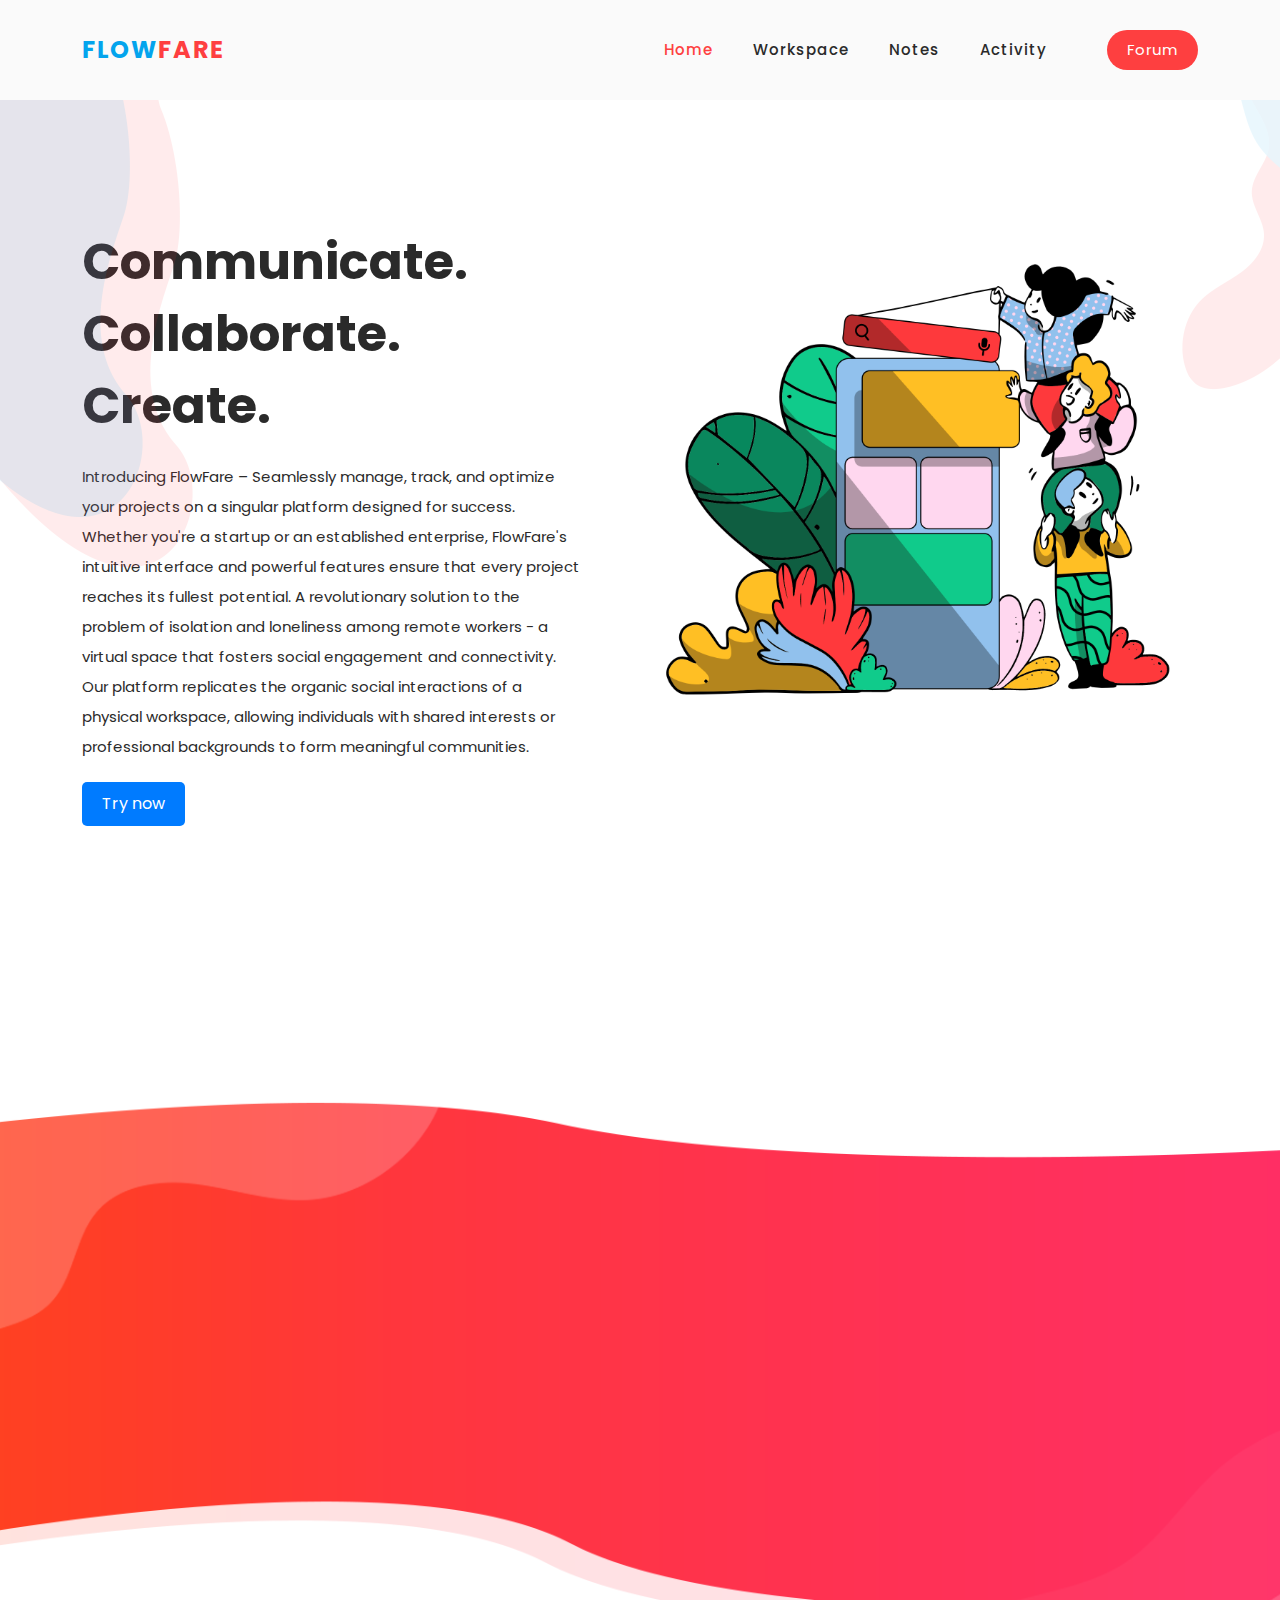
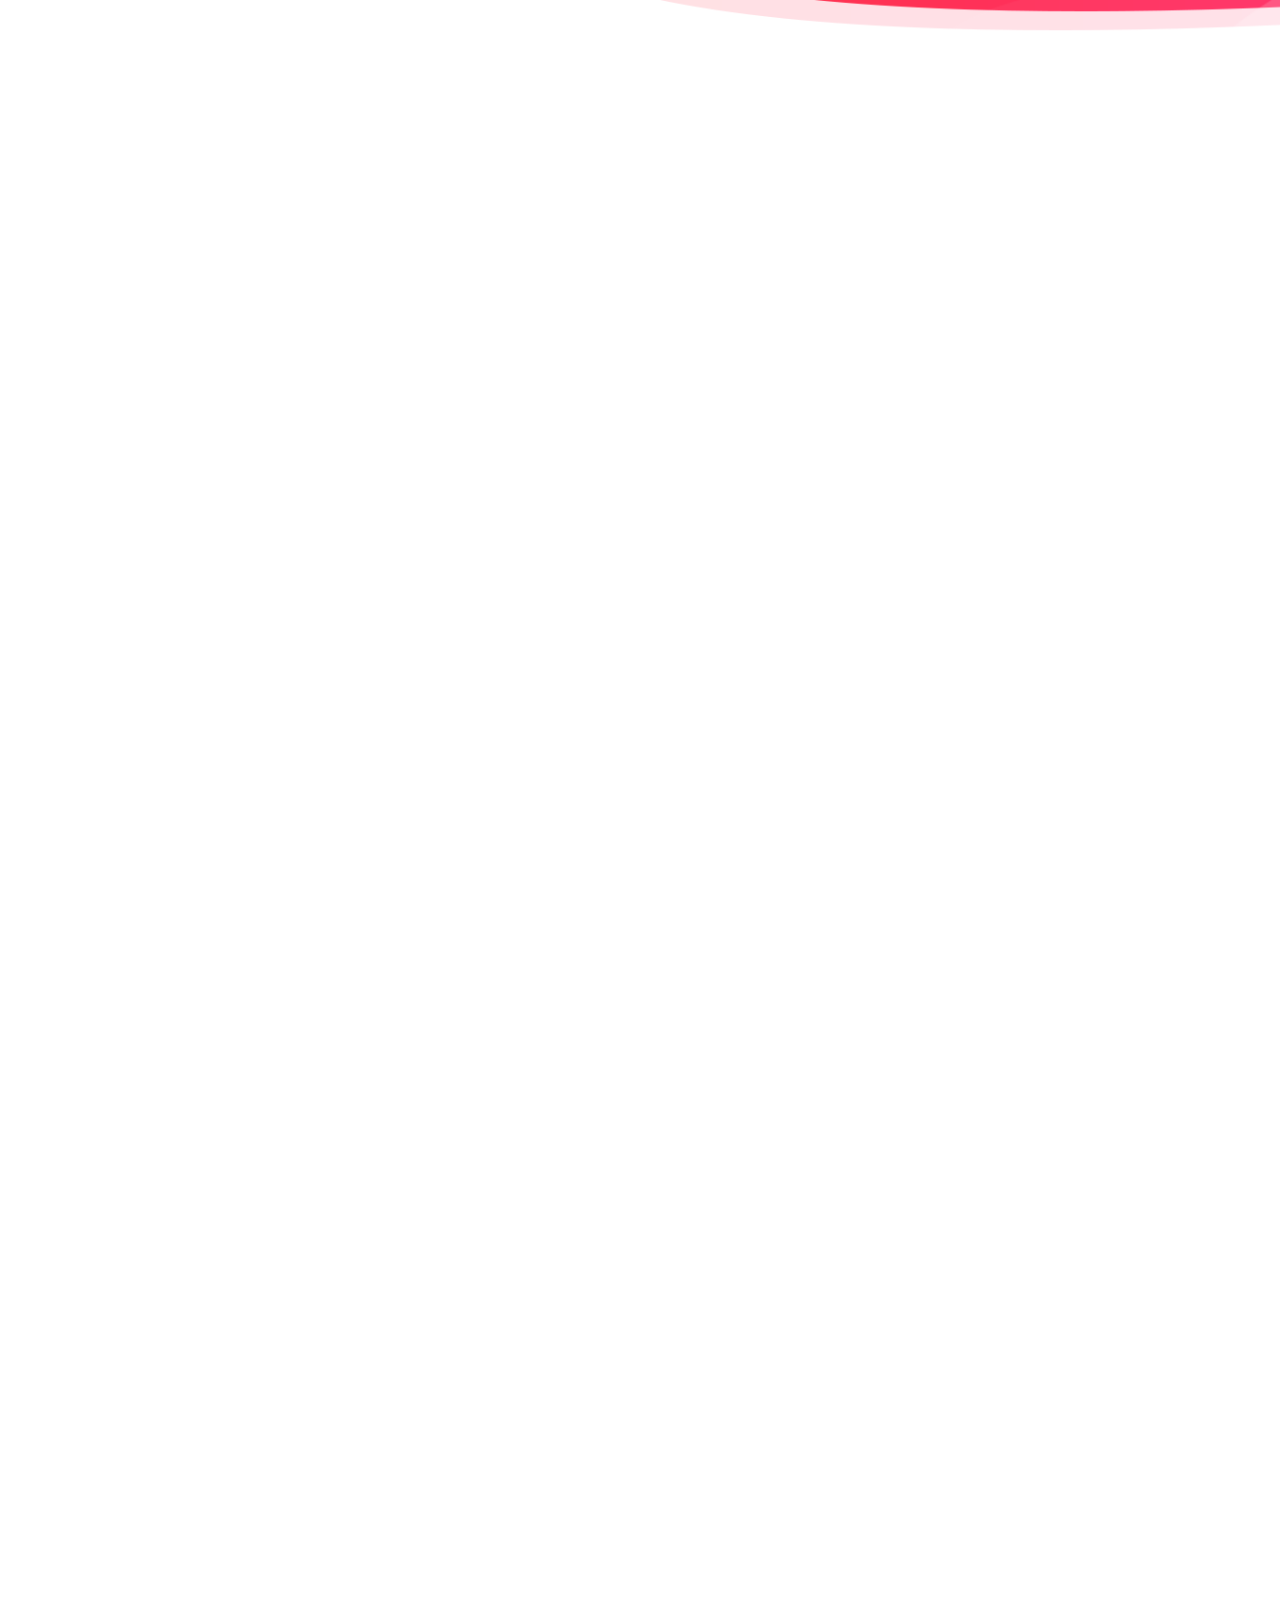
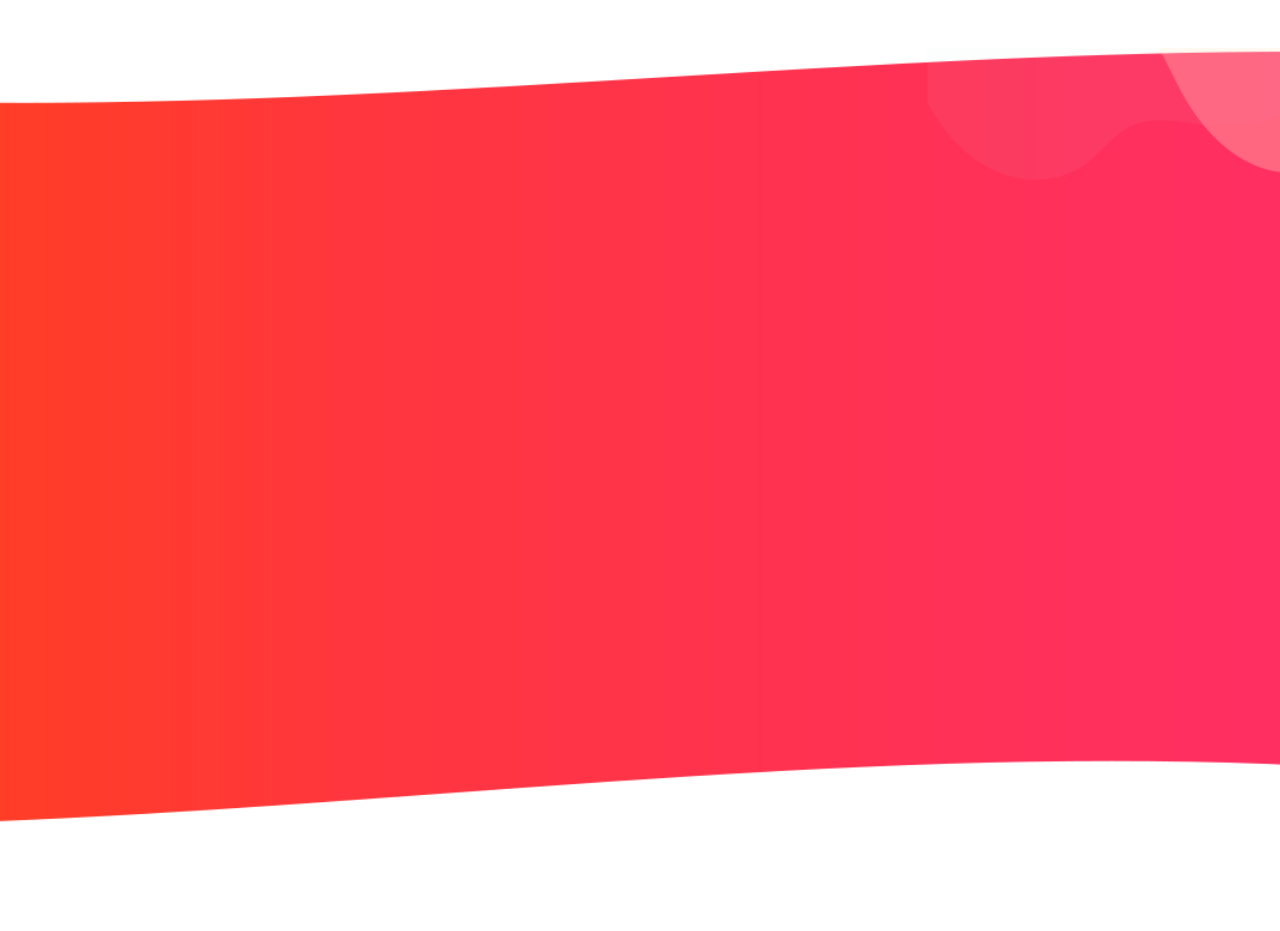
<file: index.html>
<!DOCTYPE html>
<html lang="en">

  <head>

    <meta charset="UTF-8">
    <meta name="viewport" content="width=device-width, initial-scale=1, shrink-zto-fit=no">
    <meta name="description" content="">
    <meta name="author" content="">
    <link rel="preconnect" href="https://fonts.gstatic.com">
    <link href="https://fonts.googleapis.com/css2?family=Poppins:wght@100;200;300;400;500;600;700;800;900&display=swap" rel="stylesheet">

    <title>FlowFare</title>

    <!-- Bootstrap core CSS -->
    <link href="vendor/bootstrap/css/bootstrap.min.css" rel="stylesheet">

    <!-- Additional CSS Files -->
    <link rel="stylesheet" href="assets/css/fontawesome.css">
    <link rel="stylesheet" href="assets/css/templatemo-space-dynamic.css">
    <link rel="stylesheet" href="assets/css/animated.css">
    <link rel="stylesheet" href="assets/css/owl.css">
<!--
    

-->
  </head>

<body>

  <!-- ***** Preloader Start ***** -->
  <div id="js-preloader" class="js-preloader">
    <div class="preloader-inner">
      <span class="dot"></span>
      <div class="dots">
        <span></span>
        <span></span>
        <span></span>
      </div>
    </div>
  </div>
  <!-- ***** Preloader End ***** -->

  <!-- ***** Header Area Start ***** -->
  <header class="header-area header-sticky wow slideInDown" data-wow-duration="0.75s" data-wow-delay="0s">
    <div class="container">
      <div class="row">
        <div class="col-12">
          <nav class="main-nav">
            <!-- ***** Logo Start ***** -->
            <a href="index.html" class="logo">
              <h4>Flow<span>Fare</span></h4>
            </a>
            <!-- ***** Logo End ***** -->
            <!-- ***** Menu Start ***** -->
            <ul class="nav">
              <li class="scroll-to-section"><a href="#top" class="active">Home</a></li>
              <li class="scroll-to-section"><a href="task.html">Workspace</a></li>
              <li class="scroll-to-section"><a href="Notes.html">Notes</a></li>
              <li class="scroll-to-section"><a href="activity.html"">Activity</a></li> 
              <li class="scroll-to-section"><div class="main-red-button"><a href="forum.html">Forum</a></div></li> 
            </ul>        
            <a class='menu-trigger'>
                <span>Menu</span>
            </a>
            <!-- ***** Menu End ***** -->
          </nav>
        </div>
      </div>
    </div>
  </header>
  <!-- ***** Header Area End ***** -->

  <div class="main-banner wow fadeIn" id="top" data-wow-duration="1s" data-wow-delay="0.5s">
    <div class="container">
      <div class="row">
        <div class="col-lg-12">
          <div class="row">
            <div class="col-lg-6 align-self-center">
              <div class="left-content header-text wow fadeInLeft" data-wow-duration="1s" data-wow-delay="1s">
              
                <h2> 
                Communicate.
                Collaborate. Create. </h2>
                <p>Introducing FlowFare – Seamlessly manage, track, and optimize your projects on a singular platform designed for success. Whether you're a startup or an established enterprise, FlowFare's intuitive interface and powerful features ensure that every project reaches its fullest potential. A revolutionary solution to the problem of isolation and loneliness among remote workers - a virtual space that fosters social engagement and connectivity. Our platform replicates the organic social interactions of a physical workspace, allowing individuals with shared interests or professional backgrounds to form meaningful communities.</p>
               
                <a href="dashboard.html">
                  <button class="kool">Try now</button>
                </a>

                 
              </div>
            </div>
            <div class="col-lg-6">
              <div class="right-image wow fadeInRight" data-wow-duration="1s" data-wow-delay="0.5s">
                <img src="random.png" alt="team building">
              </div>
            </div>
          </div>
        </div>
      </div>
    </div>
  </div>

  <div id="about" class="about-us section">
    <div class="container">
      <div class="row">
        <div class="col-lg-4">
          <div class="left-image wow fadeIn" data-wow-duration="1s" data-wow-delay="0.2s">
            <img src="assets/images/about-left-image.png" alt="person graphic">
          </div>
        </div>
        <div class="col-lg-8 align-self-center">
          <div class="services">
            <div class="row">
              <div class="col-lg-6">
                <div class="item wow fadeIn" data-wow-duration="1s" data-wow-delay="0.5s">
                  <div class="icon">
                    <img src="assets/images/service-icon-01.png" alt="reporting">
                  </div>
                  <div class="right-text">
                    <h4>Task Management</h4>
                    <p>Manage and Organize all of your important personal or work related tasks</p>
                  </div>
                </div>
              </div>
              <div class="col-lg-6">
                <div class="item wow fadeIn" data-wow-duration="1s" data-wow-delay="0.7s">
                  <div class="icon">
                    <img src="assets/images/service-icon-02.png" alt="">
                  </div>
                  <div class="right-text">
                    <h4>Data Reporting (Soon to be released)</h4>
                    <p>View all information in a presentable format about all of your projects</p>
                  </div>
                </div>
              </div>
              <div class="col-lg-6">
                <div class="item wow fadeIn" data-wow-duration="1s" data-wow-delay="0.9s">
                  <div class="icon">
                    <img src="assets/images/service-icon-03.png" alt="">
                  </div>
                  <div class="right-text">
                    <h4>Notes</h4>
                    <p>Using an integrated notes system, you can now take quick notes seamlessly</p>
                  </div>
                </div>
              </div>
              <div class="col-lg-6">
                <div class="item wow fadeIn" data-wow-duration="1s" data-wow-delay="1.1s">
                  <div class="icon">
                    <img src="assets/images/service-icon-04.png" alt="">
                  </div>
                  <div class="right-text">
                    <h4>Chat System (Soon to be added)</h4>
                    <p>Enhance your communication and collaboration through our integrated chat system </p>
                  </div>
                </div>
              </div>
            </div>
          </div>
        </div>
      </div>
    </div>
  </div>

  <div id="services" class="our-services section">
    <div class="container">
      <div class="row">
        <div class="col-lg-6 align-self-center  wow fadeInLeft" data-wow-duration="1s" data-wow-delay="0.2s">
          <div class="left-image">
            <img src="assets/images/services-left-image.png" alt="">
          </div>
        </div>
        <div class="col-lg-6 wow fadeInRight" data-wow-duration="1s" data-wow-delay="0.2s">
          <div class="section-heading">
            <h2>Grow your bussiness with our <em>Project Management</em> service</h2>
            <p>Expanding a business in today's fast-paced digital world necessitates the use of efficient tools that streamline operations, optimize workflow, and enhance team collaboration. FlowFare, a cutting-edge project management website, offers businesses the platform to effectively manage projects, track progress, and ensure timely delivery. By adopting FlowFare, businesses can benefit from centralized project oversight, reduced overhead costs, and increased productivity. The platform's intuitive interface and robust features can cater to projects of all sizes, ensuring teams remain synchronized and stakeholders stay informed. Moreover, with FlowFare's analytics and reporting tools, businesses can gain valuable insights into their operations, allowing them to identify areas of improvement and capitalize on growth opportunities. Embracing FlowFare is not just about managing projects—it's about fostering a culture of excellence, efficiency, and continuous growth.</p>
          </div>
          <div class="row">
            <div class="col-lg-12">
              <div class="first-bar progress-skill-bar">
                <h4>Project Management</h4>
                <span>84%</span>
                <div class="filled-bar"></div>
                <div class="full-bar"></div>
              </div>
            </div>
            <div class="col-lg-12">
              <div class="second-bar progress-skill-bar">
                <h4>Collaboration</h4>
                <span>88%</span>
                <div class="filled-bar"></div>
                <div class="full-bar"></div>
              </div>
            </div>
            <div class="col-lg-12">
              <div class="third-bar progress-skill-bar">
                <h4>Customization</h4>
                <span>94%</span>
                <div class="filled-bar"></div>
                <div class="full-bar"></div>
              </div>
            </div>
          </div>
        </div>
      </div>
    </div>
  </div>

  <div id="portfolio" class="our-portfolio section">
    <div class="container">
      <div class="row">
        <div class="col-lg-6 offset-lg-3">
          <div class="section-heading  wow bounceIn" data-wow-duration="1s" data-wow-delay="0.2s">
            <h2>See What Our Software <em>Offers</em> &amp; What We <span>Provide</span></h2>
          </div>
        </div>
      </div>
      <div class="row">
        <div class="col-lg-3 col-sm-6">
          <a href="#">
            <div class="item wow bounceInUp" data-wow-duration="1s" data-wow-delay="0.3s">
              <div class="hidden-content">
                <h4>Task Management</h4>
                <p>Manage and Organize all of your important personal or work related tasks</p>
              </div>
              <div class="showed-content">
                <img src="assets/images/portfolio-image.png" alt="">
              </div>
            </div>
          </a>
        </div>
        <div class="col-lg-3 col-sm-6">
          <a href="#">
            <div class="item wow bounceInUp" data-wow-duration="1s" data-wow-delay="0.4s">
              <div class="hidden-content">
                <h4>Data Reporting</h4>
                <p>iew all information in a presentable format about all of your projects</p>
              </div>
              <div class="showed-content">
                <img src="assets/images/portfolio-image.png" alt="">
              </div>
            </div>
          </a>
        </div>
        <div class="col-lg-3 col-sm-6">
          <a href="#">
            <div class="item wow bounceInUp" data-wow-duration="1s" data-wow-delay="0.5s">
              <div class="hidden-content">
                <h4>Notes</h4>
                <p>Using an integrated notes system, you can now take quick notes seamlessly</p>
              </div>
              <div class="showed-content">
                <img src="assets/images/portfolio-image.png" alt="">
              </div>
            </div>
          </a>
        </div>
        <div class="col-lg-3 col-sm-6">
          <a href="#">
            <div class="item wow bounceInUp" data-wow-duration="1s" data-wow-delay="0.6s">
              <div class="hidden-content">
                <h4>Chat system</h4>
                <p>Enhance your communication and collaboration through our integrated chat system</p>
              </div>
              <div class="showed-content">
                <img src="assets/images/portfolio-image.png" alt="">
              </div>
            </div>
          </a>
        </div>
      </div>
    </div>
  </div>

  <div id="contact" class="contact-us section">
    <div class="container">
      <div class="row">
        <div class="col-lg-6 align-self-center wow fadeInLeft" data-wow-duration="0.5s" data-wow-delay="0.25s">
          <div class="section-heading">
            <h2>Feel Free To Send Us a Message About Your Website Needs</h2>
            <div class="phone-info">
              <h4>For any enquiry, Call Us: <span><i class="fa fa-phone"></i> <a href="#">+91 1234567890</a></span></h4>
            </div>
          </div>
        </div>
        <div class="col-lg-6 wow fadeInRight" data-wow-duration="0.5s" data-wow-delay="0.25s">
          <form id="contact" action="" method="post">
            <div class="row">
              <div class="col-lg-6">
                <fieldset>
                  <input type="name" name="name" id="name" placeholder="Name" autocomplete="on" required>
                </fieldset>
              </div>
              <div class="col-lg-6">
                <fieldset>
                  <input type="surname" name="surname" id="surname" placeholder="Surname" autocomplete="on" required>
                </fieldset>
              </div>
              <div class="col-lg-12">
                <fieldset>
                  <input type="text" name="email" id="email" pattern="[^ @]*@[^ @]*" placeholder="Your Email" required="">
                </fieldset>
              </div>
              <div class="col-lg-12">
                <fieldset>
                  <textarea name="message" type="text" class="form-control" id="message" placeholder="Message" required=""></textarea>  
                </fieldset>
              </div>
              <div class="col-lg-12">
                <fieldset>
                  <button type="submit" id="form-submit" class="main-button ">Send Message</button>
                </fieldset>
              </div>
            </div>
            <div class="contact-dec">
              <img src="assets/images/contact-decoration.png" alt="">
            </div>
          </form>
        </div>
      </div>
    </div>
  </div>

  <footer>
    <div class="container">
      <div class="row">
        <div class="col-lg-12 wow fadeIn" data-wow-duration="1s" data-wow-delay="0.25s">
          <p>© Copyright 2023 FlowFare. All Rights Reserved. 
          
         
        </div>
      </div>
    </div>
  </footer>
  <!-- Scripts -->
  <script src="vendor/jquery/jquery.min.js"></script>
  <script src="vendor/bootstrap/js/bootstrap.bundle.min.js"></script>
  <script src="assets/js/owl-carousel.js"></script>
  <script src="assets/js/animation.js"></script>
  <script src="assets/js/imagesloaded.js"></script>
  <script src="assets/js/templatemo-custom.js"></script>

</body>
</html>
</file>
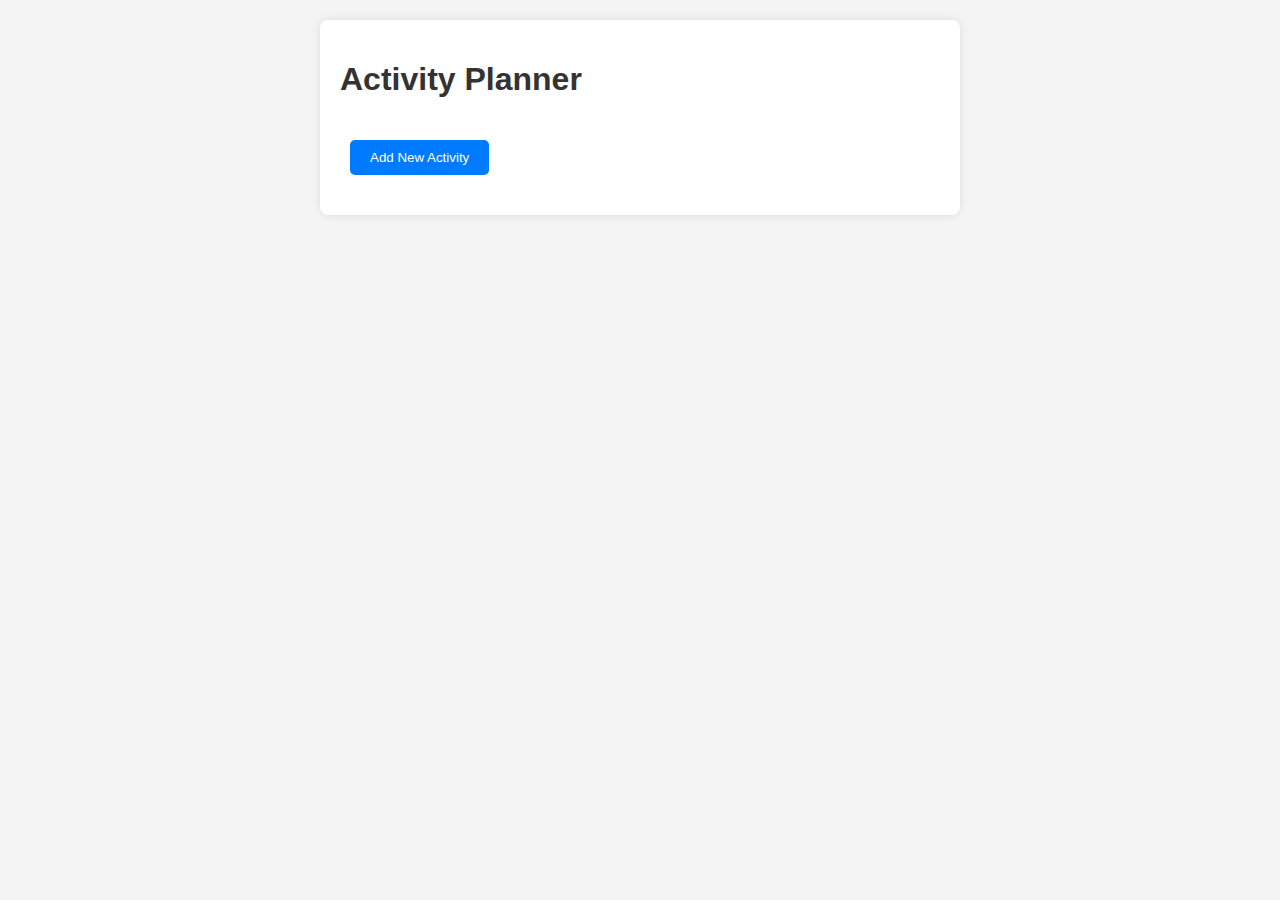
<file: activity.html>
<!DOCTYPE html>
<html lang="en">

<head>
  <meta charset="UTF-8">
  <meta name="viewport" content="width=device-width, initial-scale=1.0">
  <title>Enhanced Activity Planner</title>
  <link rel="stylesheet" href="activity.css">
</head>

<body>
  <div class="container">
    <h1>Activity Planner</h1>
    <button id="showModal">Add New Activity</button>
    <div id="activitiesList" class="activities-list"></div>
  </div>

  <!-- Modal for adding activity -->
  <div id="activityModal" class="modal">
    <div class="modal-content">
      <span class="close">&times;</span>
      <form id="activityForm">
        <label for="dateInput">Date:</label>
        <input type="date" id="dateInput" required>
        <label for="activityInput">Activity:</label>
        <input type="text" id="activityInput" placeholder="Describe the activity..." required>
        <button type="submit">Add Activity</button>
      </form>
    </div>
  </div>

  <script src="activity.js"></script>
</body>

</html>
</file>
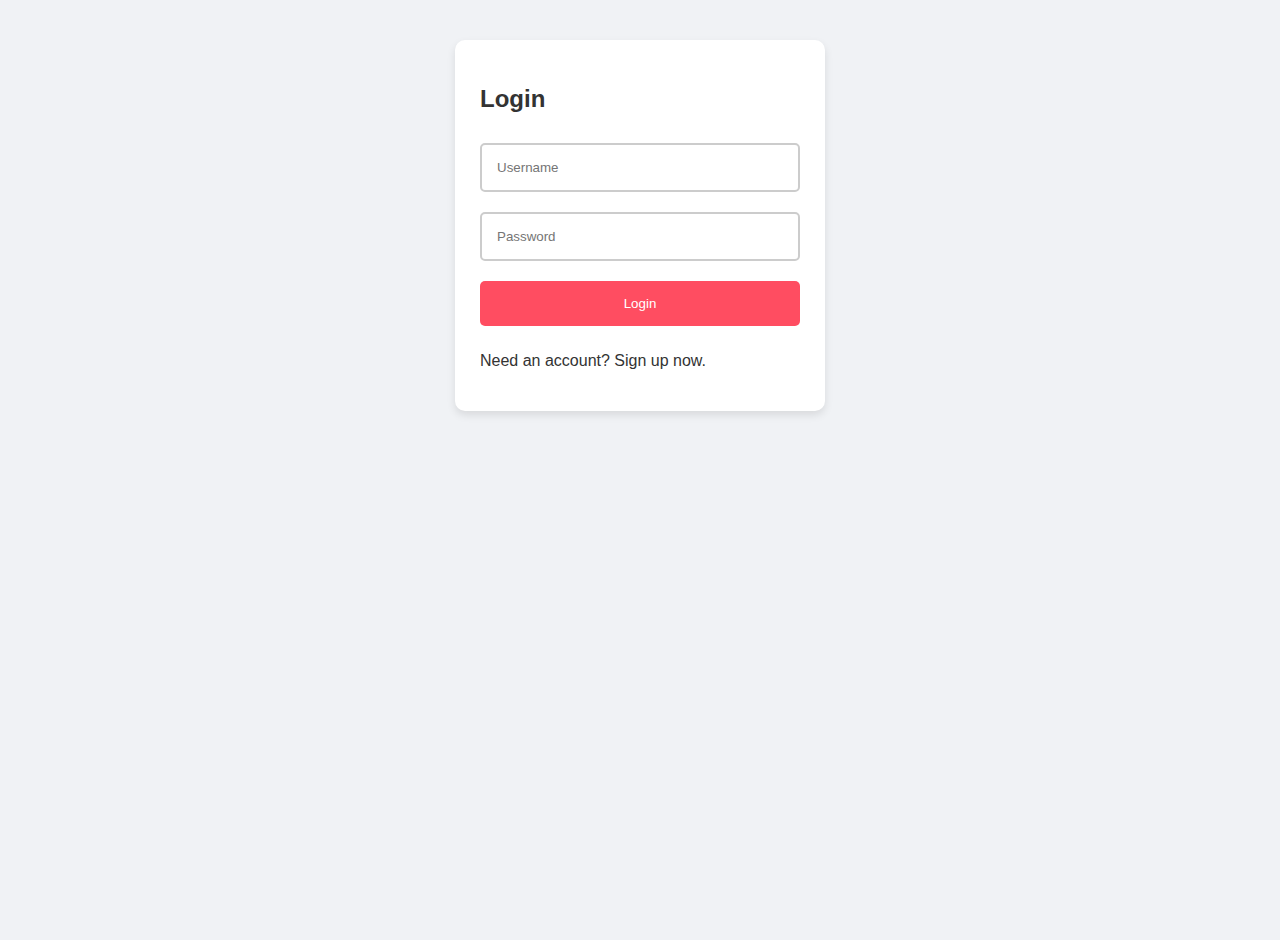
<file: forum.html>
<!DOCTYPE html>
<html lang="en">
<head>
    <meta charset="UTF-8">
    <meta name="viewport" content="width=device-width, initial-scale=1.0">
    <title>Simple Forum</title>
    <link rel="stylesheet" href="forum.css">
</head>
<body>

    <!-- Registration Form -->
    <section id="registration-section" class="auth-form hidden">
        <h2>Register</h2>
        <form id="registration-form">
            <input type="text" id="register-username" placeholder="Username" required>
            <input type="password" id="register-password" placeholder="Password" required>
            <button type="submit">Register</button>
        </form>
        <p>Already have an account? <span id="login-link">Login here</span>.</p>
    </section>

    <!-- Login Form -->
    <section id="login-section" class="auth-form">
        <h2>Login</h2>
        <form id="login-form">
            <input type="text" id="login-username" placeholder="Username" required>
            <input type="password" id="login-password" placeholder="Password" required>
            <button type="submit">Login</button>
        </form>
        <p>Need an account? <span id="signup-link">Sign up now</span>.</p>
    </section>

    <!-- Main Forum Section -->
    <section id="forum-section" class="hidden">
        <header>
            <span id="user-greeting"></span>
            <button id="logout-btn" class="hidden">Logout</button>
        </header>

        <main>
            <!-- New Thread Form -->
            <form id="new-thread-form" class="hidden">
                <input type="text" id="thread-title" placeholder="Title" required>
                <textarea id="thread-content" placeholder="Content" required></textarea>
                <button type="submit">Post Thread</button>
            </form>

            <!-- Threads Container -->
            <div id="threads-container"></div>
        </main>
    </section>

    <script src="forum.js"></script>
</body>
</html>
</file>
<file: assets/css/templatemo-space-dynamic.css>
/* 

TemplateMo 562 Space Dynamic

https://templatemo.com/tm-562-space-dynamic

*/

/* ---------------------------------------------
Table of contents
------------------------------------------------
01. font & reset css
02. reset
03. global styles
04. header
05. banner
06. features
07. testimonials
08. contact
09. footer
10. preloader
11. search
12. portfolio

--------------------------------------------- */
/* 
---------------------------------------------
font & reset css
--------------------------------------------- 
*/
@import url('https://fonts.googleapis.com/css2?family=Poppins:wght@100;200;300;400;500;600;700;800;900&display=swap');

/* 
---------------------------------------------
reset
--------------------------------------------- 
*/
html,
body,
div,
span,
applet,
object,
iframe,
h1,
h2,
h3,
h4,
h5,
h6,
p,
blockquote,
div pre,
a,
abbr,
acronym,
address,
big,
cite,
code,
del,
dfn,
em,
font,
img,
ins,
kbd,
q,
s,
samp,
small,
strike,
strong,
sub,
sup,
tt,
var,
b,
u,
i,
center,
dl,
dt,
dd,
ol,
ul,
li,
figure,
header,
nav,
section,
article,
aside,
footer,
figcaption {
  margin: 0;
  padding: 0;
  border: 0;
  outline: 0;
}

/* clear fix */
.grid:after {
  content: '';
  display: block;
  clear: both;
}

/* ---- .grid-item ---- */

.grid-sizer,
.grid-item {
  width: 50%;
}

.grid-item {
  float: left;
}

.grid-item img {
  display: block;
  max-width: 100%;
}

.clearfix:after {
  content: ".";
  display: block;
  clear: both;
  visibility: hidden;
  line-height: 0;
  height: 0;
}

.clearfix {
  display: inline-block;
}

html[xmlns] .clearfix {
  display: block;
}

* html .clearfix {
  height: 1%;
}

ul,
li {
  padding: 0;
  margin: 0;
  list-style: none;
}

header,
nav,
section,
article,
aside,
footer,
hgroup {
  display: block;
}

* {
  box-sizing: border-box;
}

html,
body {
  font-family: 'Poppins', sans-serif;
  font-weight: 400;
  background-color: #fff;
  -ms-text-size-adjust: 100%;
  -webkit-font-smoothing: antialiased;
  -moz-osx-font-smoothing: grayscale;
}

a {
  text-decoration: none !important;
}

h1,
h2,
h3,
h4,
h5,
h6 {
  margin-top: 0px;
  margin-bottom: 0px;
}

ul {
  margin-bottom: 0px;
}

p {
  font-size: 15px;
  line-height: 30px;
  color: #2a2a2a;
}

img {
  width: 100%;
  overflow: hidden;
}

/* 
---------------------------------------------
global styles
--------------------------------------------- 
*/
html,
body {
  background: #fff;
  font-family: 'Poppins', sans-serif;
}

::selection {
  background: #03a4ed;
  color: #fff;
}

::-moz-selection {
  background: #03a4ed;
  color: #fff;
}

@media (max-width: 991px) {

  html,
  body {
    overflow-x: hidden;
  }

  .mobile-top-fix {
    margin-top: 30px;
    margin-bottom: 0px;
  }

  .mobile-bottom-fix {
    margin-bottom: 30px;
  }

  .mobile-bottom-fix-big {
    margin-bottom: 60px;
  }
}

.page-section {
  margin-top: 120px;
}

.section-heading h2 {
  font-size: 30px;
  text-transform: capitalize;
  color: #2a2a2a;
  font-weight: 700;
  letter-spacing: 0.25px;
  position: relative;
  z-index: 2;
  line-height: 44px;
}

.section-heading h2 em {
  font-style: normal;
  color: #03a4ed;
}

.section-heading h2 span {
  color: #fe3f40;
}

.main-blue-button a {
  display: inline-block;
  background-color: #03a4ed;
  font-size: 15px;
  font-weight: 400;
  color: #fff;
  text-transform: capitalize;
  padding: 12px 25px;
  border-radius: 23px;
  letter-spacing: 0.25px;
}

.main-red-button a {
  display: inline-block;
  background-color: #fe3f40;
  font-size: 15px;
  font-weight: 400;
  color: #fff;
  text-transform: capitalize;
  padding: 12px 25px;
  border-radius: 23px;
  letter-spacing: 0.25px;
}

.main-white-button a {
  display: inline-block;
  background-color: #fff;
  font-size: 15px;
  font-weight: 400;
  color: #fe3f40;
  text-transform: capitalize;
  padding: 12px 25px;
  border-radius: 23px;
  letter-spacing: 0.25px;
}

/* 
---------------------------------------------
header
--------------------------------------------- 
*/

.background-header {
  background-color: #fff !important;
  height: 80px !important;
  position: fixed !important;
  top: 0px;
  left: 0px;
  right: 0px;
  box-shadow: 0px 0px 10px rgba(0, 0, 0, 0.15) !important;
}

.background-header .logo,
.background-header .main-nav .nav li a {
  color: #1e1e1e !important;
}

.background-header .main-nav .nav li:hover a {
  color: #fe3f40 !important;
}

.background-header .nav li a.active {
  color: #fe3f40 !important;
}

.header-area {
  background-color: #fafafa;
  position: absolute;
  top: 0px;
  left: 0px;
  right: 0px;
  z-index: 100;
  height: 100px;
  -webkit-transition: all .5s ease 0s;
  -moz-transition: all .5s ease 0s;
  -o-transition: all .5s ease 0s;
  transition: all .5s ease 0s;
}

.header-area .main-nav {
  min-height: 80px;
  background: transparent;
}

.header-area .main-nav .logo {
  line-height: 100px;
  color: #fff;
  font-size: 24px;
  font-weight: 700;
  text-transform: uppercase;
  letter-spacing: 2px;
  float: left;
  -webkit-transition: all 0.3s ease 0s;
  -moz-transition: all 0.3s ease 0s;
  -o-transition: all 0.3s ease 0s;
  transition: all 0.3s ease 0s;
}

.header-area .main-nav .logo h4 {
  font-size: 24px;
  font-weight: 700;
  text-transform: uppercase;
  color: #03a4ed;
  line-height: 100px;
  float: left;
  -webkit-transition: all 0.3s ease 0s;
  -moz-transition: all 0.3s ease 0s;
  -o-transition: all 0.3s ease 0s;
  transition: all 0.3s ease 0s;
}

.logo h4 span {
  color: #fe3f40;
}

.background-header .main-nav .logo h4 {
  line-height: 80px;
}

.background-header .main-nav .nav {
  margin-top: 20px !important;
}

.header-area .main-nav .nav {
  float: right;
  margin-top: 30px;
  margin-right: 0px;
  background-color: transparent;
  -webkit-transition: all 0.3s ease 0s;
  -moz-transition: all 0.3s ease 0s;
  -o-transition: all 0.3s ease 0s;
  transition: all 0.3s ease 0s;
  position: relative;
  z-index: 999;
}

.header-area .main-nav .nav li {
  padding-left: 20px;
  padding-right: 20px;
}

.header-area .main-nav .nav li:last-child {
  padding-right: 0px;
  padding-left: 40px;
}

.header-area .main-nav .nav li:last-child a,
.background-header .main-nav .nav li:last-child a {
  color: #fff !important;
  padding: 0px 20px;
  font-weight: 400;
}

.header-area .main-nav .nav li:last-child a:hover,
.header-area .main-nav .nav li:last-child a.active {
  color: #fff !important;
}

.header-area .main-nav .nav li a {
  display: block;
  font-weight: 500;
  font-size: 15px;
  color: #2a2a2a;
  text-transform: capitalize;
  -webkit-transition: all 0.3s ease 0s;
  -moz-transition: all 0.3s ease 0s;
  -o-transition: all 0.3s ease 0s;
  transition: all 0.3s ease 0s;
  height: 40px;
  line-height: 40px;
  border: transparent;
  letter-spacing: 1px;
}

.header-area .main-nav .nav li a {
  color: #2a2a2a;
}

.header-area .main-nav .nav li:hover a,
.header-area .main-nav .nav li a.active {
  color: #fe3f40 !important;
}

.background-header .main-nav .nav li:hover a,
.background-header .main-nav .nav li a.active {
  color: #fe3f40 !important;
  opacity: 1;
}

.header-area .main-nav .nav li:last-child a:hover,
.background-header .main-nav .nav li:last-child a:hover {
  background-color: #03a4ed;
}

.header-area .main-nav .nav li.submenu {
  position: relative;
  padding-right: 30px;
}

.header-area .main-nav .nav li.submenu:after {
  font-family: FontAwesome;
  content: "\f107";
  font-size: 12px;
  color: #2a2a2a;
  position: absolute;
  right: 18px;
  top: 12px;
}

.background-header .main-nav .nav li.submenu:after {
  color: #2a2a2a;
}

.header-area .main-nav .nav li.submenu ul {
  position: absolute;
  width: 200px;
  box-shadow: 0 2px 28px 0 rgba(0, 0, 0, 0.06);
  overflow: hidden;
  top: 50px;
  opacity: 0;
  transform: translateY(+2em);
  visibility: hidden;
  z-index: -1;
  transition: all 0.3s ease-in-out 0s, visibility 0s linear 0.3s, z-index 0s linear 0.01s;
}

.header-area .main-nav .nav li.submenu ul li {
  margin-left: 0px;
  padding-left: 0px;
  padding-right: 0px;
}

.header-area .main-nav .nav li.submenu ul li a {
  opacity: 1;
  display: block;
  background: #f7f7f7;
  color: #2a2a2a !important;
  padding-left: 20px;
  height: 40px;
  line-height: 40px;
  -webkit-transition: all 0.3s ease 0s;
  -moz-transition: all 0.3s ease 0s;
  -o-transition: all 0.3s ease 0s;
  transition: all 0.3s ease 0s;
  position: relative;
  font-size: 13px;
  font-weight: 400;
  border-bottom: 1px solid #eee;
}

.header-area .main-nav .nav li.submenu ul li a:hover {
  background: #fff;
  color: #fe3f40 !important;
  padding-left: 25px;
}

.header-area .main-nav .nav li.submenu ul li a:hover:before {
  width: 3px;
}

.header-area .main-nav .nav li.submenu:hover ul {
  visibility: visible;
  opacity: 1;
  z-index: 1;
  transform: translateY(0%);
  transition-delay: 0s, 0s, 0.3s;
}

.header-area .main-nav .menu-trigger {
  cursor: pointer;
  display: block;
  position: absolute;
  top: 33px;
  width: 32px;
  height: 40px;
  text-indent: -9999em;
  z-index: 99;
  right: 40px;
  display: none;
}

.background-header .main-nav .menu-trigger {
  top: 23px;
}

.header-area .main-nav .menu-trigger span,
.header-area .main-nav .menu-trigger span:before,
.header-area .main-nav .menu-trigger span:after {
  -moz-transition: all 0.4s;
  -o-transition: all 0.4s;
  -webkit-transition: all 0.4s;
  transition: all 0.4s;
  background-color: #1e1e1e;
  display: block;
  position: absolute;
  width: 30px;
  height: 2px;
  left: 0;
}

.background-header .main-nav .menu-trigger span,
.background-header .main-nav .menu-trigger span:before,
.background-header .main-nav .menu-trigger span:after {
  background-color: #1e1e1e;
}

.header-area .main-nav .menu-trigger span:before,
.header-area .main-nav .menu-trigger span:after {
  -moz-transition: all 0.4s;
  -o-transition: all 0.4s;
  -webkit-transition: all 0.4s;
  transition: all 0.4s;
  background-color: #1e1e1e;
  display: block;
  position: absolute;
  width: 30px;
  height: 2px;
  left: 0;
  width: 75%;
}

.background-header .main-nav .menu-trigger span:before,
.background-header .main-nav .menu-trigger span:after {
  background-color: #1e1e1e;
}

.header-area .main-nav .menu-trigger span:before,
.header-area .main-nav .menu-trigger span:after {
  content: "";
}

.header-area .main-nav .menu-trigger span {
  top: 16px;
}

.header-area .main-nav .menu-trigger span:before {
  -moz-transform-origin: 33% 100%;
  -ms-transform-origin: 33% 100%;
  -webkit-transform-origin: 33% 100%;
  transform-origin: 33% 100%;
  top: -10px;
  z-index: 10;
}

.header-area .main-nav .menu-trigger span:after {
  -moz-transform-origin: 33% 0;
  -ms-transform-origin: 33% 0;
  -webkit-transform-origin: 33% 0;
  transform-origin: 33% 0;
  top: 10px;
}

.header-area .main-nav .menu-trigger.active span,
.header-area .main-nav .menu-trigger.active span:before,
.header-area .main-nav .menu-trigger.active span:after {
  background-color: transparent;
  width: 100%;
}

.header-area .main-nav .menu-trigger.active span:before {
  -moz-transform: translateY(6px) translateX(1px) rotate(45deg);
  -ms-transform: translateY(6px) translateX(1px) rotate(45deg);
  -webkit-transform: translateY(6px) translateX(1px) rotate(45deg);
  transform: translateY(6px) translateX(1px) rotate(45deg);
  background-color: #1e1e1e;
}

.background-header .main-nav .menu-trigger.active span:before {
  background-color: #1e1e1e;
}

.header-area .main-nav .menu-trigger.active span:after {
  -moz-transform: translateY(-6px) translateX(1px) rotate(-45deg);
  -ms-transform: translateY(-6px) translateX(1px) rotate(-45deg);
  -webkit-transform: translateY(-6px) translateX(1px) rotate(-45deg);
  transform: translateY(-6px) translateX(1px) rotate(-45deg);
  background-color: #1e1e1e;
}

.background-header .main-nav .menu-trigger.active span:after {
  background-color: #1e1e1e;
}

.header-area.header-sticky {
  min-height: 80px;
}

.header-area .nav {
  margin-top: 30px;
}

.header-area.header-sticky .nav li a.active {
  color: #fe3f40;
}

@media (max-width: 1200px) {
  .header-area .main-nav .nav li {
    padding-left: 12px;
    padding-right: 12px;
  }

  .header-area .main-nav:before {
    display: none;
  }
}

@media (max-width: 992px) {

  .header-area .main-nav .nav li:last-child,
  .background-header .main-nav .nav li:last-child {
    display: none;
  }

  .header-area .main-nav .nav li:nth-child(6),
  .background-header .main-nav .nav li:nth-child(6) {
    padding-right: 0px;
  }
}

@media (max-width: 767px) {
  .background-header .main-nav .nav {
    margin-top: 80px !important;
  }

  .header-area .main-nav .logo {
    color: #1e1e1e;
  }

  .header-area.header-sticky .nav li a:hover,
  .header-area.header-sticky .nav li a.active {
    color: #fe3f40 !important;
    opacity: 1;
  }

  .header-area.header-sticky .nav li.search-icon a {
    width: 100%;
  }

  .header-area {
    background-color: #f7f7f7;
    padding: 0px 15px;
    height: 100px;
    box-shadow: none;
    text-align: center;
  }

  .header-area .container {
    padding: 0px;
  }

  .header-area .logo {
    margin-left: 30px;
  }

  .header-area .menu-trigger {
    display: block !important;
  }

  .header-area .main-nav {
    overflow: hidden;
  }

  .header-area .main-nav .nav {
    float: none;
    width: 100%;
    display: none;
    -webkit-transition: all 0s ease 0s;
    -moz-transition: all 0s ease 0s;
    -o-transition: all 0s ease 0s;
    transition: all 0s ease 0s;
    margin-left: 0px;
  }

  .background-header .nav {
    margin-top: 80px;
  }

  .header-area .main-nav .nav li:first-child {
    border-top: 1px solid #eee;
  }

  .header-area.header-sticky .nav {
    margin-top: 100px;
  }

  .header-area .main-nav .nav li {
    width: 100%;
    background: #fff;
    border-bottom: 1px solid #e7e7e7;
    padding-left: 0px !important;
    padding-right: 0px !important;
  }

  .header-area .main-nav .nav li a {
    height: 50px !important;
    line-height: 50px !important;
    padding: 0px !important;
    border: none !important;
    background: #f7f7f7 !important;
    color: #191a20 !important;
  }

  .header-area .main-nav .nav li a:hover {
    background: #eee !important;
    color: #fe3f40 !important;
  }

  .header-area .main-nav .nav li.submenu ul {
    position: relative;
    visibility: inherit;
    opacity: 1;
    z-index: 1;
    transform: translateY(0%);
    transition-delay: 0s, 0s, 0.3s;
    top: 0px;
    width: 100%;
    box-shadow: none;
    height: 0px;
  }

  .header-area .main-nav .nav li.submenu ul li a {
    font-size: 12px;
    font-weight: 400;
  }

  .header-area .main-nav .nav li.submenu ul li a:hover:before {
    width: 0px;
  }

  .header-area .main-nav .nav li.submenu ul.active {
    height: auto !important;
  }

  .header-area .main-nav .nav li.submenu:after {
    color: #3B566E;
    right: 25px;
    font-size: 14px;
    top: 15px;
  }

  .header-area .main-nav .nav li.submenu:hover ul,
  .header-area .main-nav .nav li.submenu:focus ul {
    height: 0px;
  }
}

@media (min-width: 767px) {
  .header-area .main-nav .nav {
    display: flex !important;
  }
}

/* 
---------------------------------------------
preloader
--------------------------------------------- 
*/

.js-preloader {
  position: fixed;
  top: 0;
  left: 0;
  right: 0;
  bottom: 0;
  background-color: #fff;
  display: -webkit-box;
  display: flex;
  -webkit-box-align: center;
  align-items: center;
  -webkit-box-pack: center;
  justify-content: center;
  opacity: 1;
  visibility: visible;
  z-index: 9999;
  -webkit-transition: opacity 0.25s ease;
  transition: opacity 0.25s ease;
}

.js-preloader.loaded {
  opacity: 0;
  visibility: hidden;
  pointer-events: none;
}

@-webkit-keyframes dot {
  50% {
    -webkit-transform: translateX(96px);
    transform: translateX(96px);
  }
}

@keyframes dot {
  50% {
    -webkit-transform: translateX(96px);
    transform: translateX(96px);
  }
}

@-webkit-keyframes dots {
  50% {
    -webkit-transform: translateX(-31px);
    transform: translateX(-31px);
  }
}

@keyframes dots {
  50% {
    -webkit-transform: translateX(-31px);
    transform: translateX(-31px);
  }
}

.preloader-inner {
  position: relative;
  width: 142px;
  height: 40px;
  background: #fff;
}

.preloader-inner .dot {
  position: absolute;
  width: 16px;
  height: 16px;
  top: 12px;
  left: 15px;
  background: #fe3f40;
  border-radius: 50%;
  -webkit-transform: translateX(0);
  transform: translateX(0);
  -webkit-animation: dot 2.8s infinite;
  animation: dot 2.8s infinite;
}

.preloader-inner .dots {
  -webkit-transform: translateX(0);
  transform: translateX(0);
  margin-top: 12px;
  margin-left: 31px;
  -webkit-animation: dots 2.8s infinite;
  animation: dots 2.8s infinite;
}

.preloader-inner .dots span {
  display: block;
  float: left;
  width: 16px;
  height: 16px;
  margin-left: 16px;
  background: #fe3f40;
  border-radius: 50%;
}



/* 
---------------------------------------------
Banner Style
--------------------------------------------- 
*/

.main-banner {
  background-repeat: no-repeat;
  background-position: center center;
  background-size: cover;
  padding: 226px 0px 120px 0px;
  position: relative;
  overflow: hidden;
}

.main-banner:after {
  content: '';
  background-image: url(../images/baner-dec-left.png);
  background-repeat: no-repeat;
  position: absolute;
  left: 0;
  top: 100px;
  width: 193px;
  height: 467px;
}

.main-banner:before {
  content: '';
  background-image: url(../images/baner-dec-right.png);
  background-repeat: no-repeat;
  position: absolute;
  right: 0;
  top: 100px;
  width: 98px;
  height: 290px;
}

.main-banner .left-content {
  margin-right: 45px;
}

.main-banner .left-content h6 {
  text-transform: uppercase;
  font-size: 18px;
  color: #fe3f40;
  margin-bottom: 15px;
}

.main-banner .left-content h2 {
  font-size: 50px;
  font-weight: 700;
  color: #2a2a2a;
  line-height: 72px;
}

.main-banner .left-content h2 em {
  color: #03a4ed;
  font-style: normal;
}

.main-banner .left-content h2 span {
  color: #fe3f40;
}

.main-banner .left-content p {
  margin: 20px 0px;
}

.main-banner .left-content form {
  margin-top: 30px;
  width: 470px;
  height: 66px;
  position: relative;
}

.main-banner .left-content form button {
  position: absolute;
  right: 10px;
  top: 10px;
  display: inline-block;
  background-color: #fff;
  font-size: 15px;
  font-weight: 500;
  color: #fe3f40;
  text-transform: capitalize;
  padding: 12px 25px;
  border-radius: 23px;
  letter-spacing: 0.25px;
  outline: none;
  border: none;
}

.main-banner .left-content form input {
  width: 470px;
  height: 66px;
  background-color: #03a4ed;
  border-radius: 33px;
  border: none;
  outline: none;
  padding: 0px 25px;
  color: #fff;
  letter-spacing: 0.25px;
  font-size: 15px;
  font-weight: 300;
}

.main-banner .left-content form input::placeholder {
  color: #fff;
}



/* 
---------------------------------------------
About Us Style
--------------------------------------------- 
*/

#about {
  margin-top: 120px;
}

.about-us {
  background-image: url(../images/about-bg.png);
  background-repeat: no-repeat;
  background-position: center center;
  background-size: cover;
  padding: 140px 0px 120px 0px;
}

.about-us .left-image {
  margin-right: 45px;
}

.about-us .services .item {
  margin-bottom: 30px;
}

.about-us .services .item .icon {
  float: left;
  margin-right: 25px;
}

.about-us .services .item .icon img {
  max-width: 70px;
}

.about-us .services .item h4 {
  color: #fff;
  font-size: 20px;
  font-weight: 700;
  margin-bottom: 12px;
}

.about-us .services .item p {
  color: #fff;
}


/* 
---------------------------------------------
Services Style
--------------------------------------------- 
*/

.our-services {
  margin-top: 0px;
  padding-top: 120px;
}

.our-services .left-image {
  margin-right: 45px;
}

.our-services .section-heading h2 {
  margin-right: 100px;
}

.our-services .section-heading p {
  margin-top: 30px;
  margin-bottom: 60px;
}

.our-services .progress-skill-bar {
  margin-bottom: 30px;
  position: relative;
  width: 100%;
}

.our-services .progress-skill-bar span {
  position: absolute;
  top: 0;
  font-size: 18px;
  font-weight: 600;
  color: #03a4ed;
}

.our-services .first-bar span {
  left: 69%;
}

.our-services .second-bar span {
  left: 81%;
}

.our-services .third-bar span {
  left: 88%;
}

.our-services .progress-skill-bar h4 {
  font-size: 18px;
  font-weight: 700;
  color: #2a2a2a;
  margin-bottom: 14px;
}

.our-services .progress-skill-bar .full-bar {
  width: 100%;
  height: 6px;
  border-radius: 3px;
  background-color: #f7eff1;
  position: relative;
  z-index: 1;
}

.our-services .progress-skill-bar .filled-bar {
  background: rgb(255, 77, 30);
  background: linear-gradient(105deg, rgba(255, 77, 30, 1) 0%, rgba(255, 44, 109, 1) 100%);
  height: 6px;
  border-radius: 3px;
  margin-bottom: -6px;
  position: relative;
  z-index: 2;
}

.our-services .first-bar .filled-bar {
  width: 71%;
}

.our-services .second-bar .filled-bar {
  width: 83%;
}

.our-services .third-bar .filled-bar {
  width: 90%;
}


/* 
---------------------------------------------
Portfolio
--------------------------------------------- 
*/

.our-portfolio {
  padding-top: 120px;
  margin-top: 0px;
}

.our-portfolio .section-heading h2 {
  text-align: center;
  margin: 0px 90px 0px 90px;
  margin-bottom: 120px;
  position: relative;
  z-index: 1;
}

.our-portfolio .item {
  position: relative;
}

.our-portfolio .item:hover .hidden-content {
  top: -100px;
  opacity: 1;
  visibility: visible;
}

.our-portfolio .item:hover .showed-content {
  top: 90px;
}

.our-portfolio .hidden-content {
  background: rgb(255, 77, 30);
  background: linear-gradient(105deg, rgba(255, 77, 30, 1) 0%, rgba(255, 44, 109, 1) 100%);
  padding: 30px;
  border-radius: 20px;
  text-align: center;
  opacity: 0;
  top: 0;
  visibility: hidden;
  position: absolute;
  z-index: 2;
  transition: all 0.5s;
}

.our-portfolio .hidden-content:after {
  width: 20px;
  height: 20px;
  position: absolute;
  background: rgb(255, 77, 30);
  content: '';
  left: 50%;
  bottom: -8px;
  margin-left: -5px;
  transform: rotate(45deg);
  background: linear-gradient(105deg, rgba(255, 52, 69, 1) 0%, rgba(255, 51, 78, 1) 100%);
  z-index: -1;
}

.our-portfolio .hidden-content h4 {
  font-size: 20px;
  font-weight: 700;
  color: #fff;
  margin-bottom: 20px;
}

.our-portfolio .hidden-content p {
  color: #fff;
}

.our-portfolio .showed-content {
  top: 0px;
  position: relative;
  z-index: 3;
  background-color: #fff;
  text-align: center;
  padding: 50px;
  border-radius: 20px;
  box-shadow: 0px 0px 10px rgba(0, 0, 0, 0.1);
  transition: all 0.5s;
}

.our-portfolio .showed-content img {
  max-width: 100px;
}


/* 
---------------------------------------------
Blog
--------------------------------------------- 
*/

.our-blog {
  position: relative;
  margin-top: 80px;
  padding-top: 120px;
}

.our-blog .section-heading h2 {
  margin-right: 180px;
}

.our-blog .top-dec {
  text-align: right;
  margin-top: -80px;
}

.our-blog .top-dec img {
  max-width: 270px;
}

.our-blog .left-image {
  position: relative;
}

.our-blog .left-image img {
  border-radius: 20px;
  box-shadow: 0px 0px 15px rgba(0, 0, 0, 0.1);
}

.our-blog .left-image .info {
  position: relative;
}

.our-blog .left-image .info .inner-content {
  background-color: #fff;
  box-shadow: 0px 0px 15px rgba(0, 0, 0, 0.1);
  border-radius: 20px;
  margin-right: 75px;
  position: absolute;
  margin-top: -100px;
  padding: 30px;
}

.our-blog .left-image ul li {
  display: inline-block;
  font-size: 15px;
  color: #afafaf;
  font-weight: 300;
  margin-right: 20px;
}

.our-blog .left-image ul li:last-child {
  margin-right: 0px;
}

.our-blog .left-image ul li i {
  color: #ff4d61;
  font-size: 16px;
  margin-right: 8px;
}

.our-blog .left-image h4 {
  font-size: 20px;
  font-weight: 700;
  color: #2a2a2a;
  margin: 20px 0px 15px 0px;
}

.our-blog .left-image .info .main-blue-button {
  position: absolute;
  bottom: -80px;
  left: 0;
}

.our-blog .right-list {
  margin-left: 30px;
}

.our-blog .right-list ul li {
  display: inline-flex;
  width: 100%;
  margin-bottom: 30px;
}

.our-blog .right-list .left-content {
  margin-right: 45px;
}

.our-blog .right-list .left-content span {
  font-size: 15px;
  color: #afafaf;
  font-weight: 300;
}

.our-blog .right-list .left-content span i {
  color: #ff4d61;
  font-size: 16px;
  margin-right: 8px;
}

.our-blog .right-list .left-content h4 {
  font-size: 20px;
  font-weight: 700;
  color: #2a2a2a;
  margin: 20px 0px 15px 0px;
}


.our-blog .right-list .right-image img {
  width: 250px;
  border-radius: 20px;
}


/* 
---------------------------------------------
contact
--------------------------------------------- 
*/

.contact-us {
  padding: 160px 0px;
  background-image: url(../images/contact-bg.png);
  background-repeat: no-repeat;
  background-position: center center;
  background-size: cover;
}

.contact-us .section-heading h2,
.contact-us .section-heading h2 em,
.contact-us .section-heading h2 span {
  color: #fff;
}

.contact-us .section-heading p {
  color: #fff;
  margin-top: 30px;
}

.phone-info {
  margin-top: 40px;
}

.phone-info h4 {
  font-size: 20px;
  font-weight: 700;
  color: #fff;
}

.phone-info h4 span i {
  width: 46px;
  height: 46px;
  display: inline-block;
  text-align: center;
  line-height: 46px;
  background-color: #fff;
  border-radius: 50%;
  color: #ff3b2c;
  font-size: 22px;
  margin-left: 30px;
  margin-right: 15px;
}

.phone-info h4 span a {
  color: #fff;
  font-size: 15px;
  font-weight: 400;
}

form#contact .contact-dec {
  position: absolute;
  right: -166px;
  bottom: 0;
}

form#contact .contact-dec img {
  max-width: 178px;
}

form#contact {
  margin-left: 30px;
  position: relative;
  background-color: #fff;
  padding: 60px 30px;
  border-radius: 20px;
}

form#contact input {
  width: 100%;
  height: 46px;
  border-radius: 33px;
  background-color: #d1f3ff;
  border: none;
  outline: none;
  font-size: 15px;
  font-weight: 300;
  color: #2a2a2a;
  padding: 0px 20px;
  margin-bottom: 20px;
}

form#contact input::placeholder {
  color: #2a2a2a;
}

form#contact textarea {
  width: 100%;
  min-width: 100%;
  max-width: 100%;
  max-height: 180px;
  min-height: 140px;
  height: 140px;
  border-radius: 20px;
  background-color: #d1f3ff;
  border: none;
  outline: none;
  font-size: 15px;
  font-weight: 300;
  color: #2a2a2a;
  padding: 15px 20px;
  margin-bottom: 20px;
}

form#contact textarea::placeholder {
  color: #2a2a2a;
}

form#contact button {
  display: inline-block;
  background-color: #03a4ed;
  font-size: 15px;
  font-weight: 400;
  color: #fff;
  text-transform: capitalize;
  padding: 12px 25px;
  border-radius: 23px;
  letter-spacing: 0.25px;
  border: none;
  outline: none;
  transition: all .3s;
}

form#contact button:hover {
  background-color: #fe3f40;
}


/* 
---------------------------------------------
Footer Style
--------------------------------------------- 
*/

footer p {
  text-align: center;
  margin: 30px 0px 45px 0px;
}

footer p a {
  color: #fe3f40;
}

/* 
---------------------------------------------
responsive
--------------------------------------------- 
*/

@media (max-width: 1645px) {
  form#contact .contact-dec {
    display: none;
  }
}

@media (max-width: 992px) {
  .main-banner {
    padding-top: 196px;
  }

  .main-banner .left-content {
    margin-right: 0px;
    text-align: center;
    margin-bottom: 45px;
  }

  .main-banner:after {
    top: 76px;
    z-index: -1;
  }

  .main-banner .left-content form,
  .main-banner .left-content form input {
    width: 100% !important;
  }

  #about {
    margin-top: 0px;
  }

  .about-us {
    position: relative;
    background-image: none;
    padding: 0px;
  }

  .about-us .left-image {
    margin-right: 0px;
    position: absolute;
    bottom: -220px;
    right: 0;
  }

  .about-us .services {
    text-align: center;
  }

  .about-us .services .item {
    background: rgb(255, 77, 30);
    background: linear-gradient(105deg, rgba(255, 77, 30, 1) 0%, rgba(255, 44, 109, 1) 100%);
    padding: 30px;
    border-radius: 20px;
    display: inline-block;
  }

  .about-us .services .item .right-text {
    text-align: left;
  }

  .our-services {
    margin-top: 200px;
  }

  .our-services .left-image {
    margin-right: 0px;
    margin-bottom: 45px;
  }

  .our-services .section-heading h2,
  .our-services .section-heading p {
    margin-right: 0px;
    text-align: center;
  }

  .our-portfolio .section-heading h2 {
    margin: 0px 0px 80px 0px;
  }

  .our-portfolio .item {
    margin-bottom: 15px;
  }

  .our-blog {
    margin-top: 0px;
  }

  .our-blog .top-dec {
    display: none;
  }

  .our-blog .section-heading h2 {
    margin-right: 0px;
    text-align: center;
    margin-bottom: 45px;
  }

  .our-blog .left-image .info .inner-content {
    position: relative;
    margin-right: 0px;
  }

  .our-blog .left-image .info .main-blue-button {
    position: relative;
    bottom: 0px;
    margin-top: 30px;
  }

  .our-blog .left-image {
    margin-bottom: 45px;
  }

  .contact-us {
    margin-top: 60px;
    padding: 120px 0px;
  }

  .contact-us .section-heading {
    text-align: center;
  }

  form#contact {
    margin-left: 0px;
    margin-top: 30px;
  }

  form#contact .contact-dec {
    display: none;
  }

  footer p {
    margin: 15px 0px 30px 0px;
  }
}

@media (max-width: 767px) {
  .about-us .left-image {
    bottom: -280px;
  }

  .our-blog .right-list {
    margin-left: 0px;
  }

  .our-blog .right-list ul li {
    display: inline-block;
    margin-top: 0px;
    padding-top: 30px;
    border-top: 1px solid #eee;
  }

  .our-blog .right-list .left-content {
    margin-right: 0px;
    width: 100%;
    margin-bottom: 15px;
  }

  .our-blog .right-list .right-image,
  .our-blog .right-list .right-image img {
    width: 100%;
  }

  .phone-info h4 span {
    display: block;
    margin-top: 15px;
  }

  .phone-info h4 span i {
    margin-left: 0px;
  }
}

.kool {
  display: inline-block;
  font-size: 16px;
  padding: 10px 20px;
  border: none;
  border-radius: 5px;
  color: #FFFFFF;
  background-color: #007BFF;
  cursor: pointer;
  transition: background-color 0.3s ease;
}

/* Hover effect */
.kool:hover {
  background-color: #fe3f40;
}

/* Active effect */
.kool:active {
  background-color: #004c99;
  transform: scale(0.98);
}

/* Optional: Disabled state */
.kool:disabled {
  background-color: #B0C4DE;
  cursor: not-allowed;
}
</file>
<file: activity.css>
body {
  font-family: 'Arial', sans-serif;
  background-color: #f4f4f4;
  margin: 0;
  padding: 20px;
}

.container {
  max-width: 600px;
  margin: auto;
  background: white;
  padding: 20px;
  border-radius: 8px;
  box-shadow: 0 0 10px rgba(0, 0, 0, 0.1);
}

h1 {
  color: #333;
}

button {
  background-color: #007bff;
  color: white;
  border: none;
  padding: 10px 20px;
  margin: 20px 0;
  margin-left: 10px;
  border-radius: 5px;
  cursor: pointer;
}

button:hover {
  background-color: #0056b3;
}

.activities-list div {
  background-color: #e9ecef;
  margin-top: 10px;
  padding: 10px;
  border-radius: 5px;
}

.modal {
  display: none;
  position: fixed;
  z-index: 1;
  left: 0;
  top: 0;
  width: 100%;
  height: 100%;
  overflow: auto;
  background-color: rgba(0, 0, 0, 0.4);
}

.modal-content {
  background-color: #fefefe;
  margin: 15% auto;
  padding: 20px;
  border: 1px solid #888;
  width: 80%;
  max-width: 600px;
  border-radius: 5px;
}

.close {
  color: #aaa;
  float: right;
  font-size: 28px;
  font-weight: bold;
}

.close:hover,
.close:focus {
  color: black;
  text-decoration: none;
  cursor: pointer;
}

form {
  display: flex;
  flex-direction: column;
}

input[type="date"],
input[type="text"] {
  padding: 10px;
  margin: 10px 0;
  border-radius: 5px;
  border: 1px solid #ddd;
  box-sizing: border-box;
}

input[type="submit"] {
  background-color: #28a745;
  color: white;
  border: none;
  padding: 10px;
  margin: 10px 0;
  border-radius: 5px;
  cursor: pointer;
}

input[type="submit"]:hover {
  background-color: #218838;
}
</file>
<file: forum.css>
body,
html {
  height: 100%;
  margin: 0;
  font-family: 'Segoe UI', Tahoma, Geneva, Verdana, sans-serif;
  background-color: #f0f2f5;
  /* Soft background to complement the vibrant theme */
  color: #333;
}

.auth-form,
.container {
  box-shadow: 0 4px 8px rgba(0, 0, 0, 0.1);
  background: white;
  border-radius: 10px;
  /* Rounded corners for a modern look */
  padding: 25px;
  margin: 40px auto;
  /* Centering forms */
  transition: all 0.3s ease;
  /* Smooth transition for interactions */
}

.auth-form:hover,
.container:hover {
  box-shadow: 0 8px 16px rgba(0, 0, 0, 0.2);
}

.auth-form {
  width: 320px;
}

.container {
  max-width: 850px;
}

.hidden {
  display: none;
}

input[type="text"],
input[type="password"],
textarea {
  width: 100%;
  padding: 15px;
  margin: 10px 0;
  border: 2px solid #ccc;
  /* Thicker border for prominence */
  border-radius: 5px;
  /* Slightly rounded edges */
  box-sizing: border-box;
  transition: border-color 0.3s;
  /* Highlighting focus */
}

input[type="text"]:focus,
input[type="password"]:focus,
textarea:focus {
  border-color: #03a4ed;
  /* Bright blue focus */
}

button {
  width: 100%;
  padding: 15px;
  margin: 10px 0;
  background-color: #ff4d61;
  /* Vibrant pink for buttons */
  color: white;
  border: none;
  border-radius: 5px;
  /* Consistency with input fields */
  cursor: pointer;
  transition: background-color 0.3s;
  /* Smooth color change */
}

button:hover {
  background-color: #e64556;
  /* Slightly darker shade on hover */
}

#forum-section {
  margin-top: 30px;
}

#forum-section header {
  background-color: #03a4ed;
  /* Bright blue header */
  color: white;
  padding: 20px;
  border-radius: 10px 10px 0 0;
}

#forum-section header button {
  background-color: #ff4d61;
  /* Vibrant pink for the logout button */
  border-radius: 4px;
}

#forum-section header button:hover {
  background-color: #e64556;
}

#new-thread-form {
  margin-top: 20px;
  border-top: 2px dashed #ccc;
  /* Stylish separation */
  padding-top: 20px;
}

.thread {
  border-bottom: 1px solid #e2e2e2;
  /* Lighter for contrast */
  padding: 20px 0;
}

.thread h3,
.thread p,
.thread small {
  margin: 12px 0;
  /* Improved spacing for readability */
}

/* Responsive adjustments for better mobile experience */
@media (max-width: 600px) {

  .auth-form,
  .container {
    width: 90%;
    margin: 20px auto;
  }

  header,
  #forum-section header {
    padding: 15px;
  }
}



  #logout-btn,
  #new-thread-form button {
    max-width: 250px; /* or whatever maximum width looks good */
    width: auto; /* This ensures the button's width is content-dependent */
    padding: 10px 20px; /* Adjust padding to ensure content is centered and has space */
    margin: 10px auto; /* 'auto' will center the button if the parent is block-level */
    display: block; /* Change to block to allow auto margins to center the button */
  }

  #logout-btn:hover,
  #new-thread-form button:hover {
    background-color: #e64556; /* A slightly darker shade on hover */
  }
</file>
